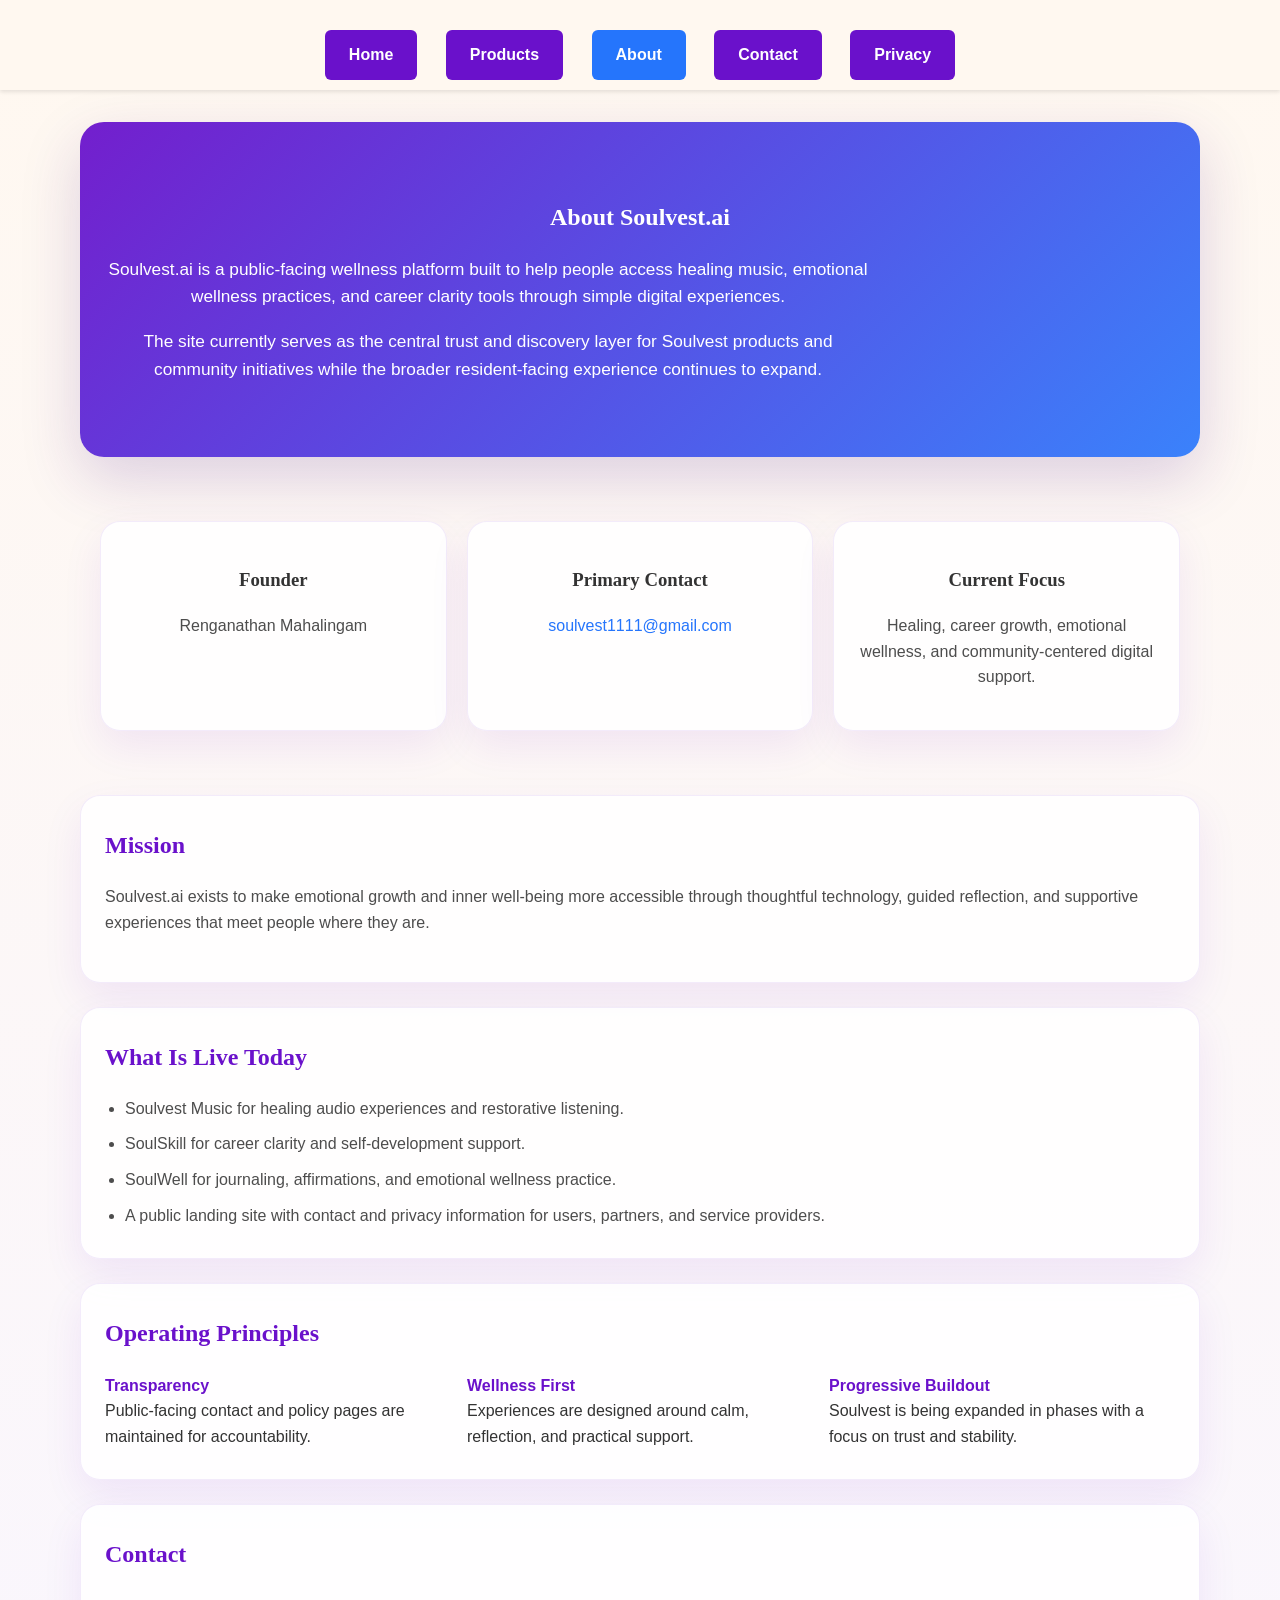
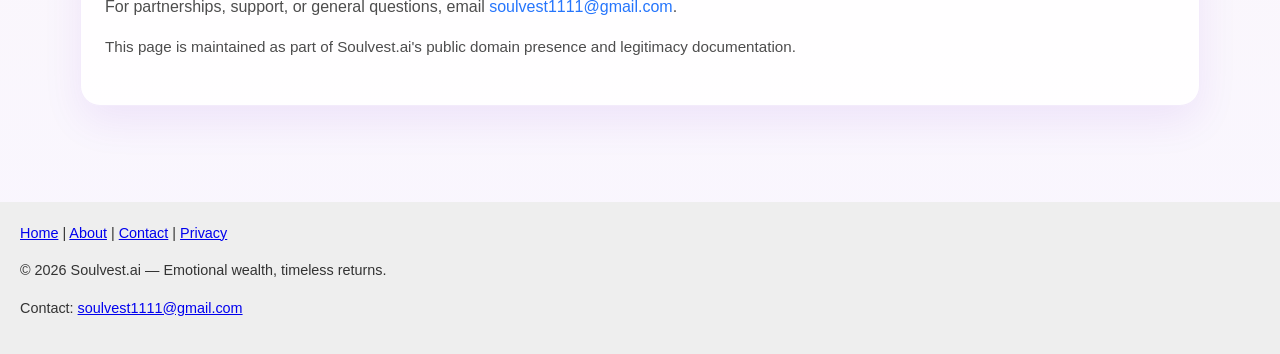
<file: about.html>
<!DOCTYPE html>
<html lang="en">
<head>
  <meta charset="UTF-8" />
  <meta name="viewport" content="width=device-width, initial-scale=1.0" />
  <title>About Soulvest.ai</title>
  <meta name="description" content="Learn about Soulvest.ai, its founder, mission, and the public-facing wellness platform behind its healing, career, and emotional wellness experiences." />
  <link rel="canonical" href="https://soulvest.ai/about.html" />
  <link rel="icon" type="image/png" sizes="192x192" href="assets/icon-192.png" />
  <link rel="stylesheet" href="style.css" />
  <script type="application/ld+json">
    {
      "@context": "https://schema.org",
      "@type": "AboutPage",
      "name": "About Soulvest.ai",
      "url": "https://soulvest.ai/about.html",
      "description": "Background and mission for Soulvest.ai.",
      "mainEntity": {
        "@type": "Organization",
        "name": "Soulvest.ai",
        "url": "https://soulvest.ai/",
        "email": "mailto:soulvest1111@gmail.com",
        "founder": {
          "@type": "Person",
          "name": "Renganathan Mahalingam"
        }
      }
    }
  </script>
</head>
<body class="subpage">
  <header>
    <nav>
      <a href="index.html" class="cta-button" style="background:#6A11CB;color:#fff;">Home</a>
      <a href="index.html#products" class="cta-button" style="background:#6A11CB;color:#fff;">Products</a>
      <a href="about.html" class="cta-button" style="background:#2575fc;color:#fff;">About</a>
      <a href="contact.html" class="cta-button" style="background:#6A11CB;color:#fff;">Contact</a>
      <a href="privacy.html" class="cta-button" style="background:#6A11CB;color:#fff;">Privacy</a>
    </nav>
  </header>

  <main class="page-shell">
    <section class="page-hero">
      <h1>About Soulvest.ai</h1>
      <p>Soulvest.ai is a public-facing wellness platform built to help people access healing music, emotional wellness practices, and career clarity tools through simple digital experiences.</p>
      <p>The site currently serves as the central trust and discovery layer for Soulvest products and community initiatives while the broader resident-facing experience continues to expand.</p>
    </section>

    <section class="page-grid" aria-label="Company overview">
      <article class="page-card">
        <h3>Founder</h3>
        <p>Renganathan Mahalingam</p>
      </article>
      <article class="page-card">
        <h3>Primary Contact</h3>
        <p><a class="inline-link" href="mailto:soulvest1111@gmail.com">soulvest1111@gmail.com</a></p>
      </article>
      <article class="page-card">
        <h3>Current Focus</h3>
        <p>Healing, career growth, emotional wellness, and community-centered digital support.</p>
      </article>
    </section>

    <section class="page-section">
      <h2>Mission</h2>
      <p>Soulvest.ai exists to make emotional growth and inner well-being more accessible through thoughtful technology, guided reflection, and supportive experiences that meet people where they are.</p>
    </section>

    <section class="page-section">
      <h2>What Is Live Today</h2>
      <ul>
        <li>Soulvest Music for healing audio experiences and restorative listening.</li>
        <li>SoulSkill for career clarity and self-development support.</li>
        <li>SoulWell for journaling, affirmations, and emotional wellness practice.</li>
        <li>A public landing site with contact and privacy information for users, partners, and service providers.</li>
      </ul>
    </section>

    <section class="page-section">
      <h2>Operating Principles</h2>
      <div class="meta-list">
        <div>
          <strong>Transparency</strong>
          Public-facing contact and policy pages are maintained for accountability.
        </div>
        <div>
          <strong>Wellness First</strong>
          Experiences are designed around calm, reflection, and practical support.
        </div>
        <div>
          <strong>Progressive Buildout</strong>
          Soulvest is being expanded in phases with a focus on trust and stability.
        </div>
      </div>
    </section>

    <section class="page-section">
      <h2>Contact</h2>
      <p>For partnerships, support, or general questions, email <a class="inline-link" href="mailto:soulvest1111@gmail.com">soulvest1111@gmail.com</a>.</p>
      <p class="site-note">This page is maintained as part of Soulvest.ai's public domain presence and legitimacy documentation.</p>
    </section>
  </main>

  <footer id="footer">
    <div style="margin-bottom:12px;">
      <a href="index.html">Home</a> |
      <a href="about.html">About</a> |
      <a href="contact.html">Contact</a> |
      <a href="privacy.html">Privacy</a>
    </div>
    <p>© 2026 Soulvest.ai — Emotional wealth, timeless returns.</p>
    <p>Contact: <a href="mailto:soulvest1111@gmail.com">soulvest1111@gmail.com</a></p>
  </footer>
</body>
</html>
</file>
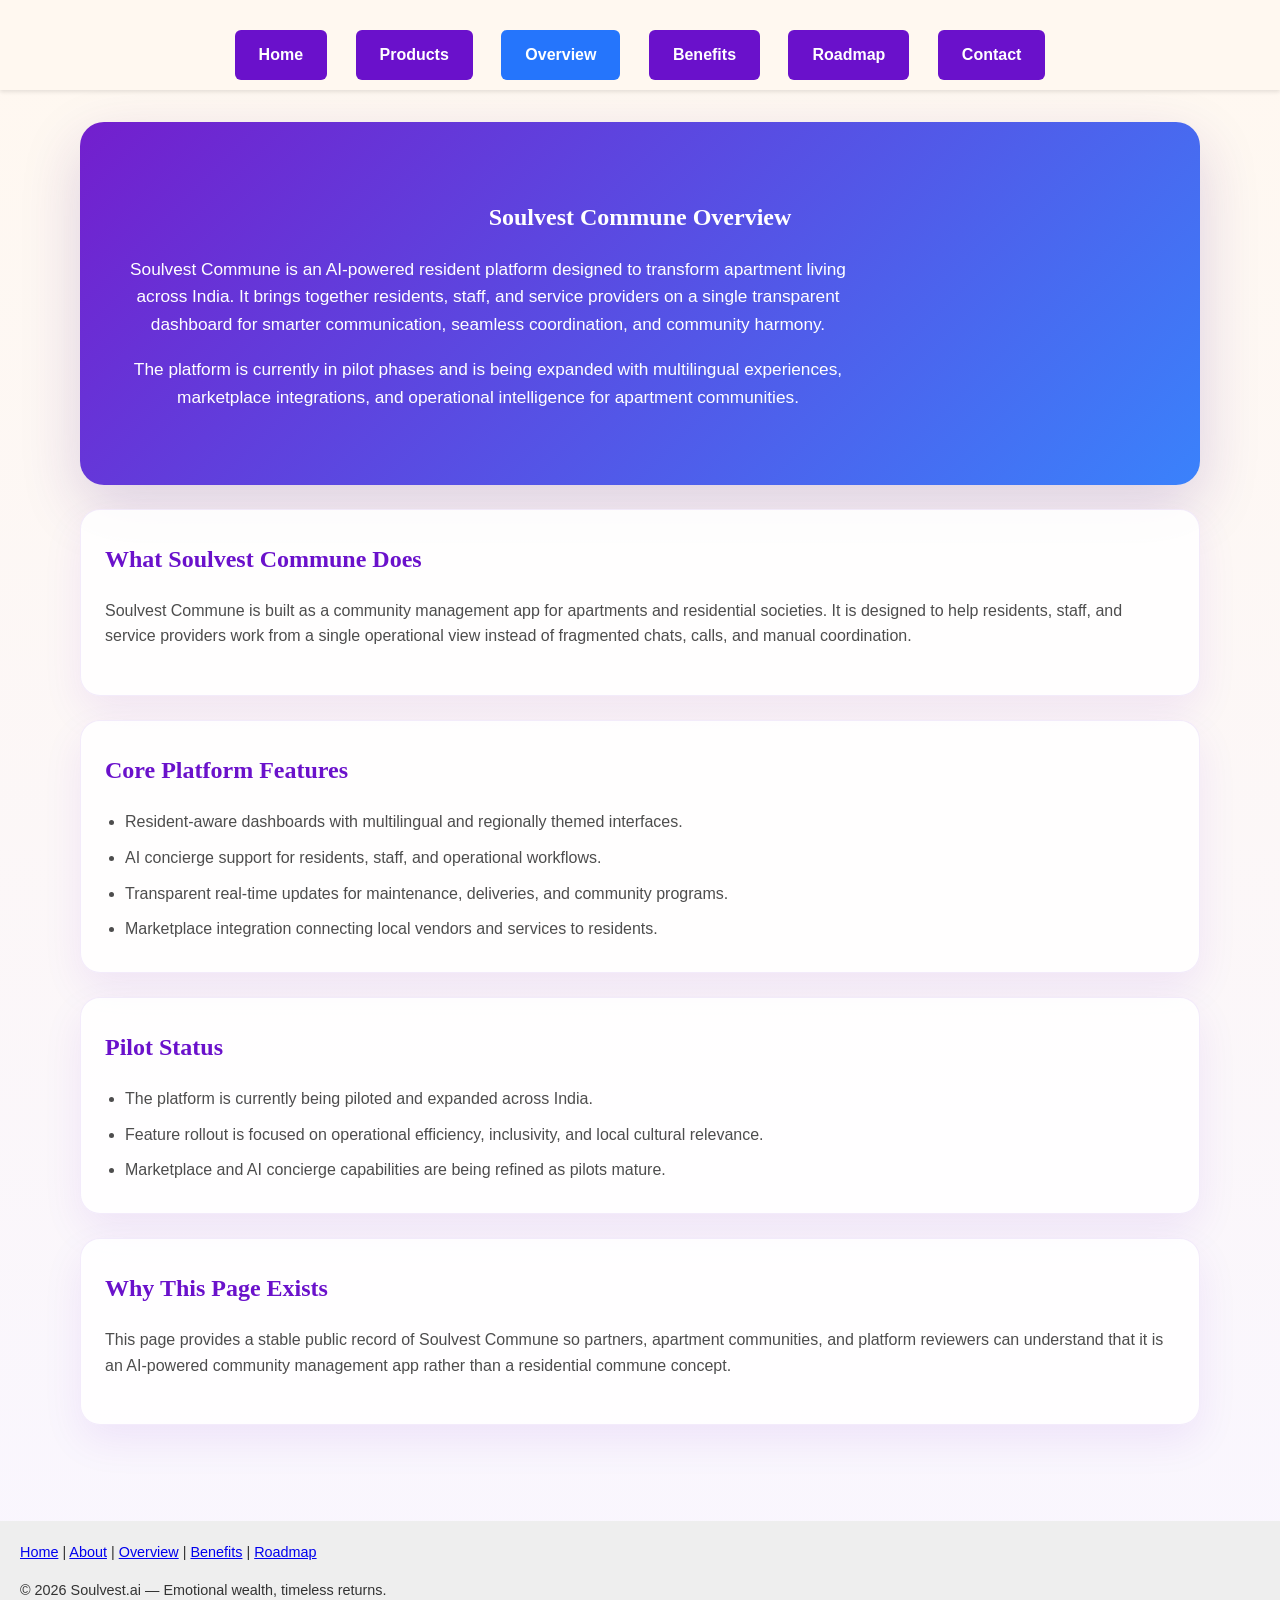
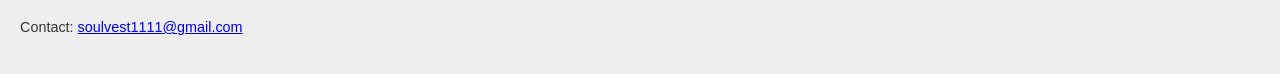
<file: commune-overview.html>
<!DOCTYPE html>
<html lang="en">
<head>
  <meta charset="UTF-8" />
  <meta name="viewport" content="width=device-width, initial-scale=1.0" />
  <title>Soulvest Commune Overview</title>
  <meta name="description" content="Public overview of Soulvest Commune, an AI-powered resident platform for apartment communities across India." />
  <link rel="canonical" href="https://soulvest.ai/commune-overview.html" />
  <link rel="icon" type="image/png" sizes="192x192" href="assets/icon-192.png" />
  <link rel="stylesheet" href="style.css" />
  <script type="application/ld+json">
    {
      "@context": "https://schema.org",
      "@type": "WebPage",
      "name": "Soulvest Commune Overview",
      "url": "https://soulvest.ai/commune-overview.html",
      "description": "Overview of Soulvest Commune, an AI-powered resident platform and its phased rollout."
    }
  </script>
</head>
<body class="subpage">
  <header>
    <nav>
      <a href="index.html" class="cta-button" style="background:#6A11CB;color:#fff;">Home</a>
      <a href="index.html#products" class="cta-button" style="background:#6A11CB;color:#fff;">Products</a>
      <a href="commune-overview.html" class="cta-button" style="background:#2575fc;color:#fff;">Overview</a>
      <a href="resident-benefits.html" class="cta-button" style="background:#6A11CB;color:#fff;">Benefits</a>
      <a href="roadmap.html" class="cta-button" style="background:#6A11CB;color:#fff;">Roadmap</a>
      <a href="contact.html" class="cta-button" style="background:#6A11CB;color:#fff;">Contact</a>
    </nav>
  </header>

  <main class="page-shell">
    <section class="page-hero">
      <h1>Soulvest Commune Overview</h1>
      <p>Soulvest Commune is an AI-powered resident platform designed to transform apartment living across India. It brings together residents, staff, and service providers on a single transparent dashboard for smarter communication, seamless coordination, and community harmony.</p>
      <p>The platform is currently in pilot phases and is being expanded with multilingual experiences, marketplace integrations, and operational intelligence for apartment communities.</p>
    </section>

    <section class="page-section">
      <h2>What Soulvest Commune Does</h2>
      <p>Soulvest Commune is built as a community management app for apartments and residential societies. It is designed to help residents, staff, and service providers work from a single operational view instead of fragmented chats, calls, and manual coordination.</p>
    </section>

    <section class="page-section">
      <h2>Core Platform Features</h2>
      <ul>
        <li>Resident-aware dashboards with multilingual and regionally themed interfaces.</li>
        <li>AI concierge support for residents, staff, and operational workflows.</li>
        <li>Transparent real-time updates for maintenance, deliveries, and community programs.</li>
        <li>Marketplace integration connecting local vendors and services to residents.</li>
      </ul>
    </section>

    <section class="page-section">
      <h2>Pilot Status</h2>
      <ul>
        <li>The platform is currently being piloted and expanded across India.</li>
        <li>Feature rollout is focused on operational efficiency, inclusivity, and local cultural relevance.</li>
        <li>Marketplace and AI concierge capabilities are being refined as pilots mature.</li>
      </ul>
    </section>

    <section class="page-section">
      <h2>Why This Page Exists</h2>
      <p>This page provides a stable public record of Soulvest Commune so partners, apartment communities, and platform reviewers can understand that it is an AI-powered community management app rather than a residential commune concept.</p>
    </section>
  </main>

  <footer id="footer">
    <div style="margin-bottom:12px;">
      <a href="index.html">Home</a> |
      <a href="about.html">About</a> |
      <a href="commune-overview.html">Overview</a> |
      <a href="resident-benefits.html">Benefits</a> |
      <a href="roadmap.html">Roadmap</a>
    </div>
    <p>© 2026 Soulvest.ai — Emotional wealth, timeless returns.</p>
    <p>Contact: <a href="mailto:soulvest1111@gmail.com">soulvest1111@gmail.com</a></p>
  </footer>
</body>
</html>
</file>
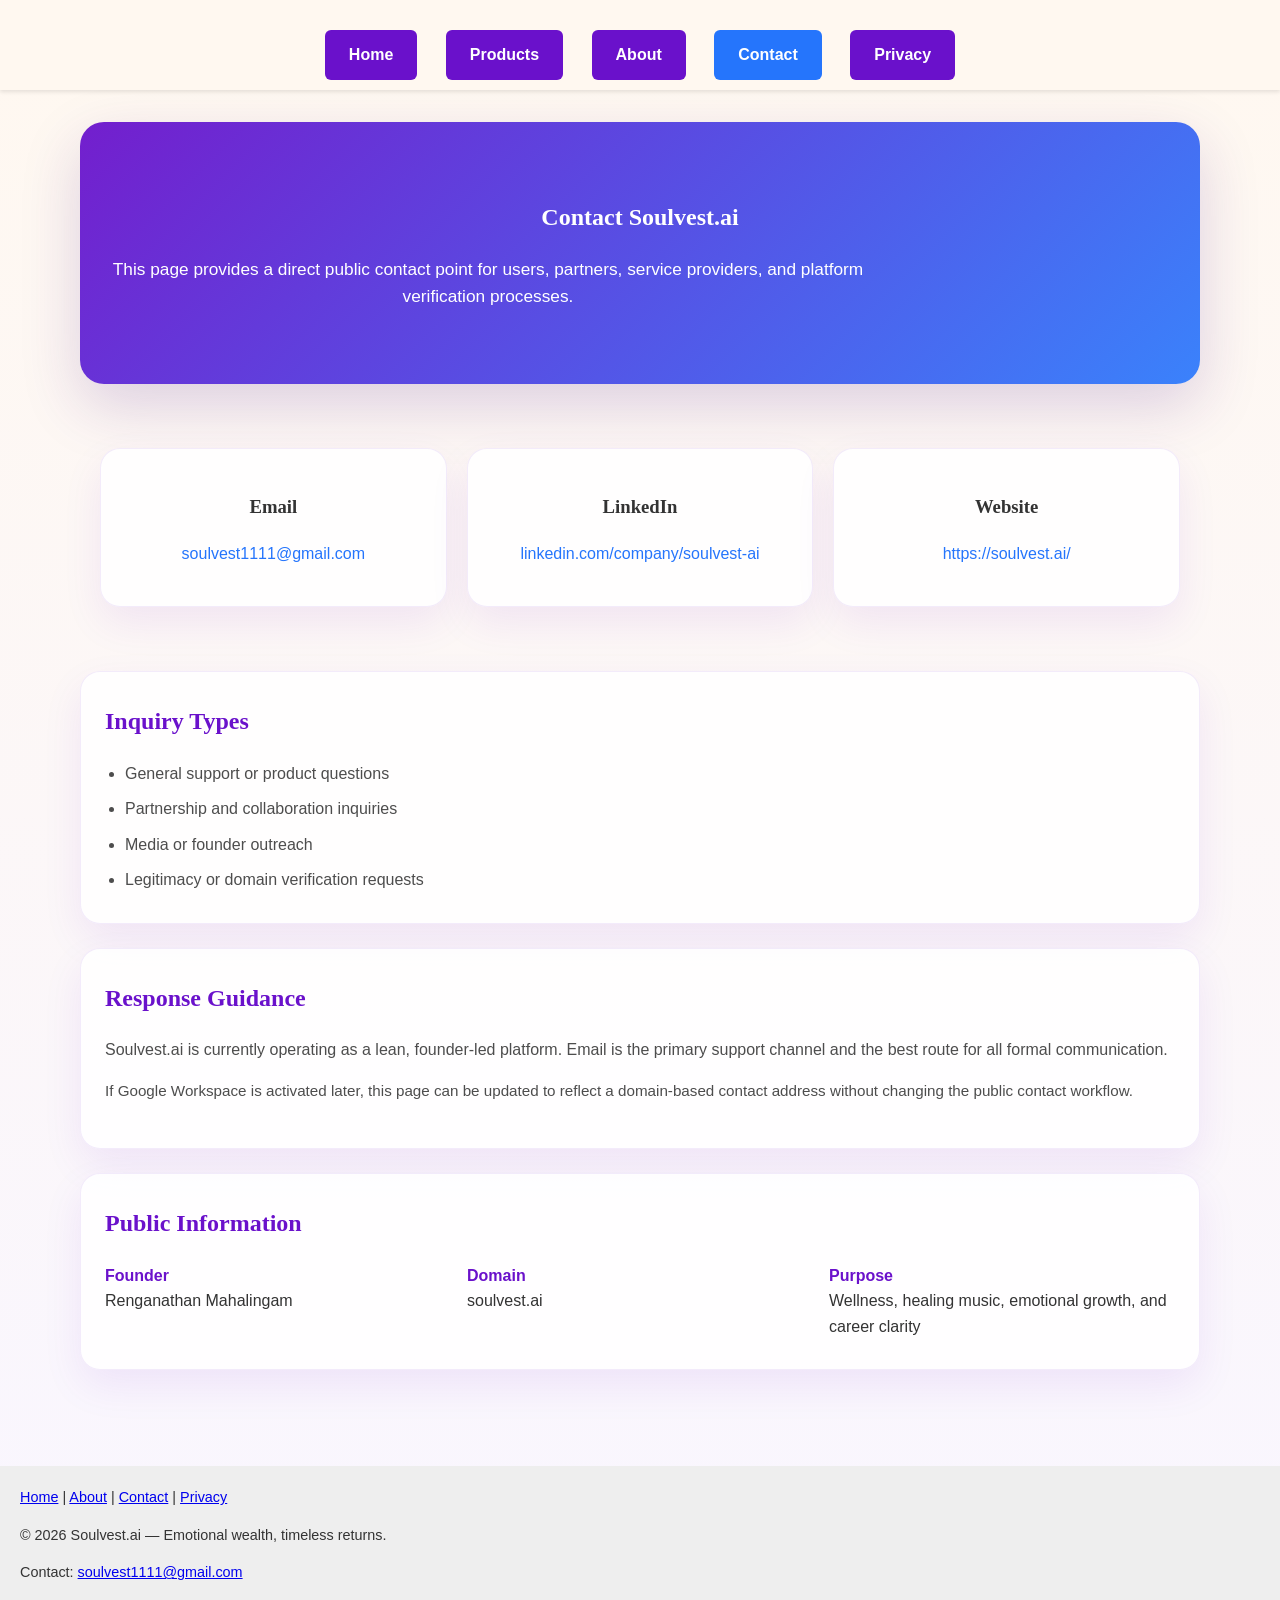
<file: contact.html>
<!DOCTYPE html>
<html lang="en">
<head>
  <meta charset="UTF-8" />
  <meta name="viewport" content="width=device-width, initial-scale=1.0" />
  <title>Contact Soulvest.ai</title>
  <meta name="description" content="Contact Soulvest.ai for partnerships, support, or general questions about its wellness, healing music, and career clarity experiences." />
  <link rel="canonical" href="https://soulvest.ai/contact.html" />
  <link rel="icon" type="image/png" sizes="192x192" href="assets/icon-192.png" />
  <link rel="stylesheet" href="style.css" />
  <script type="application/ld+json">
    {
      "@context": "https://schema.org",
      "@type": "ContactPage",
      "name": "Contact Soulvest.ai",
      "url": "https://soulvest.ai/contact.html",
      "mainEntity": {
        "@type": "Organization",
        "name": "Soulvest.ai",
        "email": "mailto:soulvest1111@gmail.com",
        "contactPoint": {
          "@type": "ContactPoint",
          "contactType": "customer support",
          "email": "soulvest1111@gmail.com",
          "availableLanguage": "English"
        }
      }
    }
  </script>
</head>
<body class="subpage">
  <header>
    <nav>
      <a href="index.html" class="cta-button" style="background:#6A11CB;color:#fff;">Home</a>
      <a href="index.html#products" class="cta-button" style="background:#6A11CB;color:#fff;">Products</a>
      <a href="about.html" class="cta-button" style="background:#6A11CB;color:#fff;">About</a>
      <a href="contact.html" class="cta-button" style="background:#2575fc;color:#fff;">Contact</a>
      <a href="privacy.html" class="cta-button" style="background:#6A11CB;color:#fff;">Privacy</a>
    </nav>
  </header>

  <main class="page-shell">
    <section class="page-hero">
      <h1>Contact Soulvest.ai</h1>
      <p>This page provides a direct public contact point for users, partners, service providers, and platform verification processes.</p>
    </section>

    <section class="page-grid" aria-label="Contact methods">
      <article class="page-card">
        <h3>Email</h3>
        <p><a class="inline-link" href="mailto:soulvest1111@gmail.com">soulvest1111@gmail.com</a></p>
      </article>
      <article class="page-card">
        <h3>LinkedIn</h3>
        <p><a class="inline-link" href="https://www.linkedin.com/company/soulvest-ai" target="_blank" rel="noopener noreferrer">linkedin.com/company/soulvest-ai</a></p>
      </article>
      <article class="page-card">
        <h3>Website</h3>
        <p><a class="inline-link" href="https://soulvest.ai/">https://soulvest.ai/</a></p>
      </article>
    </section>

    <section class="page-section">
      <h2>Inquiry Types</h2>
      <ul>
        <li>General support or product questions</li>
        <li>Partnership and collaboration inquiries</li>
        <li>Media or founder outreach</li>
        <li>Legitimacy or domain verification requests</li>
      </ul>
    </section>

    <section class="page-section">
      <h2>Response Guidance</h2>
      <p>Soulvest.ai is currently operating as a lean, founder-led platform. Email is the primary support channel and the best route for all formal communication.</p>
      <p class="site-note">If Google Workspace is activated later, this page can be updated to reflect a domain-based contact address without changing the public contact workflow.</p>
    </section>

    <section class="page-section">
      <h2>Public Information</h2>
      <div class="meta-list">
        <div>
          <strong>Founder</strong>
          Renganathan Mahalingam
        </div>
        <div>
          <strong>Domain</strong>
          soulvest.ai
        </div>
        <div>
          <strong>Purpose</strong>
          Wellness, healing music, emotional growth, and career clarity
        </div>
      </div>
    </section>
  </main>

  <footer id="footer">
    <div style="margin-bottom:12px;">
      <a href="index.html">Home</a> |
      <a href="about.html">About</a> |
      <a href="contact.html">Contact</a> |
      <a href="privacy.html">Privacy</a>
    </div>
    <p>© 2026 Soulvest.ai — Emotional wealth, timeless returns.</p>
    <p>Contact: <a href="mailto:soulvest1111@gmail.com">soulvest1111@gmail.com</a></p>
  </footer>
</body>
</html>
</file>
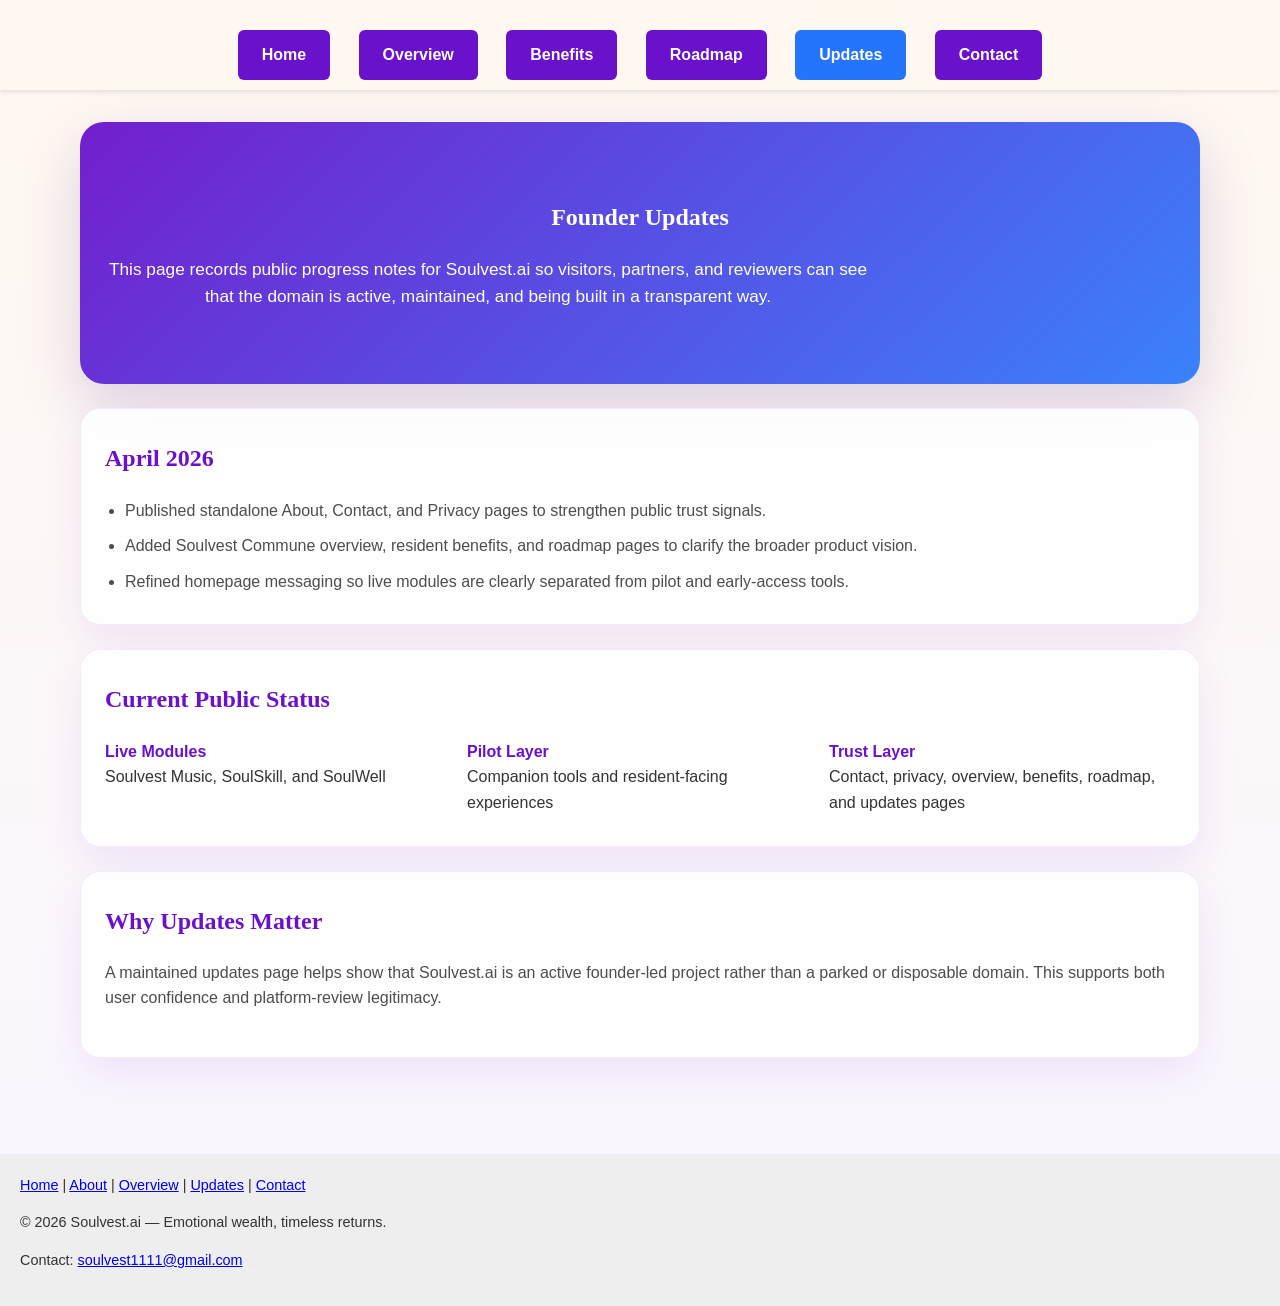
<file: founder-updates.html>
<!DOCTYPE html>
<html lang="en">
<head>
  <meta charset="UTF-8" />
  <meta name="viewport" content="width=device-width, initial-scale=1.0" />
  <title>Founder Updates | Soulvest.ai</title>
  <meta name="description" content="Public founder updates for Soulvest.ai covering trust milestones, site changes, and live-versus-pilot rollout progress." />
  <link rel="canonical" href="https://soulvest.ai/founder-updates.html" />
  <link rel="icon" type="image/png" sizes="192x192" href="assets/icon-192.png" />
  <link rel="stylesheet" href="style.css" />
</head>
<body class="subpage">
  <header>
    <nav>
      <a href="index.html" class="cta-button" style="background:#6A11CB;color:#fff;">Home</a>
      <a href="commune-overview.html" class="cta-button" style="background:#6A11CB;color:#fff;">Overview</a>
      <a href="resident-benefits.html" class="cta-button" style="background:#6A11CB;color:#fff;">Benefits</a>
      <a href="roadmap.html" class="cta-button" style="background:#6A11CB;color:#fff;">Roadmap</a>
      <a href="founder-updates.html" class="cta-button" style="background:#2575fc;color:#fff;">Updates</a>
      <a href="contact.html" class="cta-button" style="background:#6A11CB;color:#fff;">Contact</a>
    </nav>
  </header>

  <main class="page-shell">
    <section class="page-hero">
      <h1>Founder Updates</h1>
      <p>This page records public progress notes for Soulvest.ai so visitors, partners, and reviewers can see that the domain is active, maintained, and being built in a transparent way.</p>
    </section>

    <section class="page-section">
      <h2>April 2026</h2>
      <ul>
        <li>Published standalone About, Contact, and Privacy pages to strengthen public trust signals.</li>
        <li>Added Soulvest Commune overview, resident benefits, and roadmap pages to clarify the broader product vision.</li>
        <li>Refined homepage messaging so live modules are clearly separated from pilot and early-access tools.</li>
      </ul>
    </section>

    <section class="page-section">
      <h2>Current Public Status</h2>
      <div class="meta-list">
        <div>
          <strong>Live Modules</strong>
          Soulvest Music, SoulSkill, and SoulWell
        </div>
        <div>
          <strong>Pilot Layer</strong>
          Companion tools and resident-facing experiences
        </div>
        <div>
          <strong>Trust Layer</strong>
          Contact, privacy, overview, benefits, roadmap, and updates pages
        </div>
      </div>
    </section>

    <section class="page-section">
      <h2>Why Updates Matter</h2>
      <p>A maintained updates page helps show that Soulvest.ai is an active founder-led project rather than a parked or disposable domain. This supports both user confidence and platform-review legitimacy.</p>
    </section>
  </main>

  <footer id="footer">
    <div style="margin-bottom:12px;">
      <a href="index.html">Home</a> |
      <a href="about.html">About</a> |
      <a href="commune-overview.html">Overview</a> |
      <a href="founder-updates.html">Updates</a> |
      <a href="contact.html">Contact</a>
    </div>
    <p>© 2026 Soulvest.ai — Emotional wealth, timeless returns.</p>
    <p>Contact: <a href="mailto:soulvest1111@gmail.com">soulvest1111@gmail.com</a></p>
  </footer>
</body>
</html>
</file>
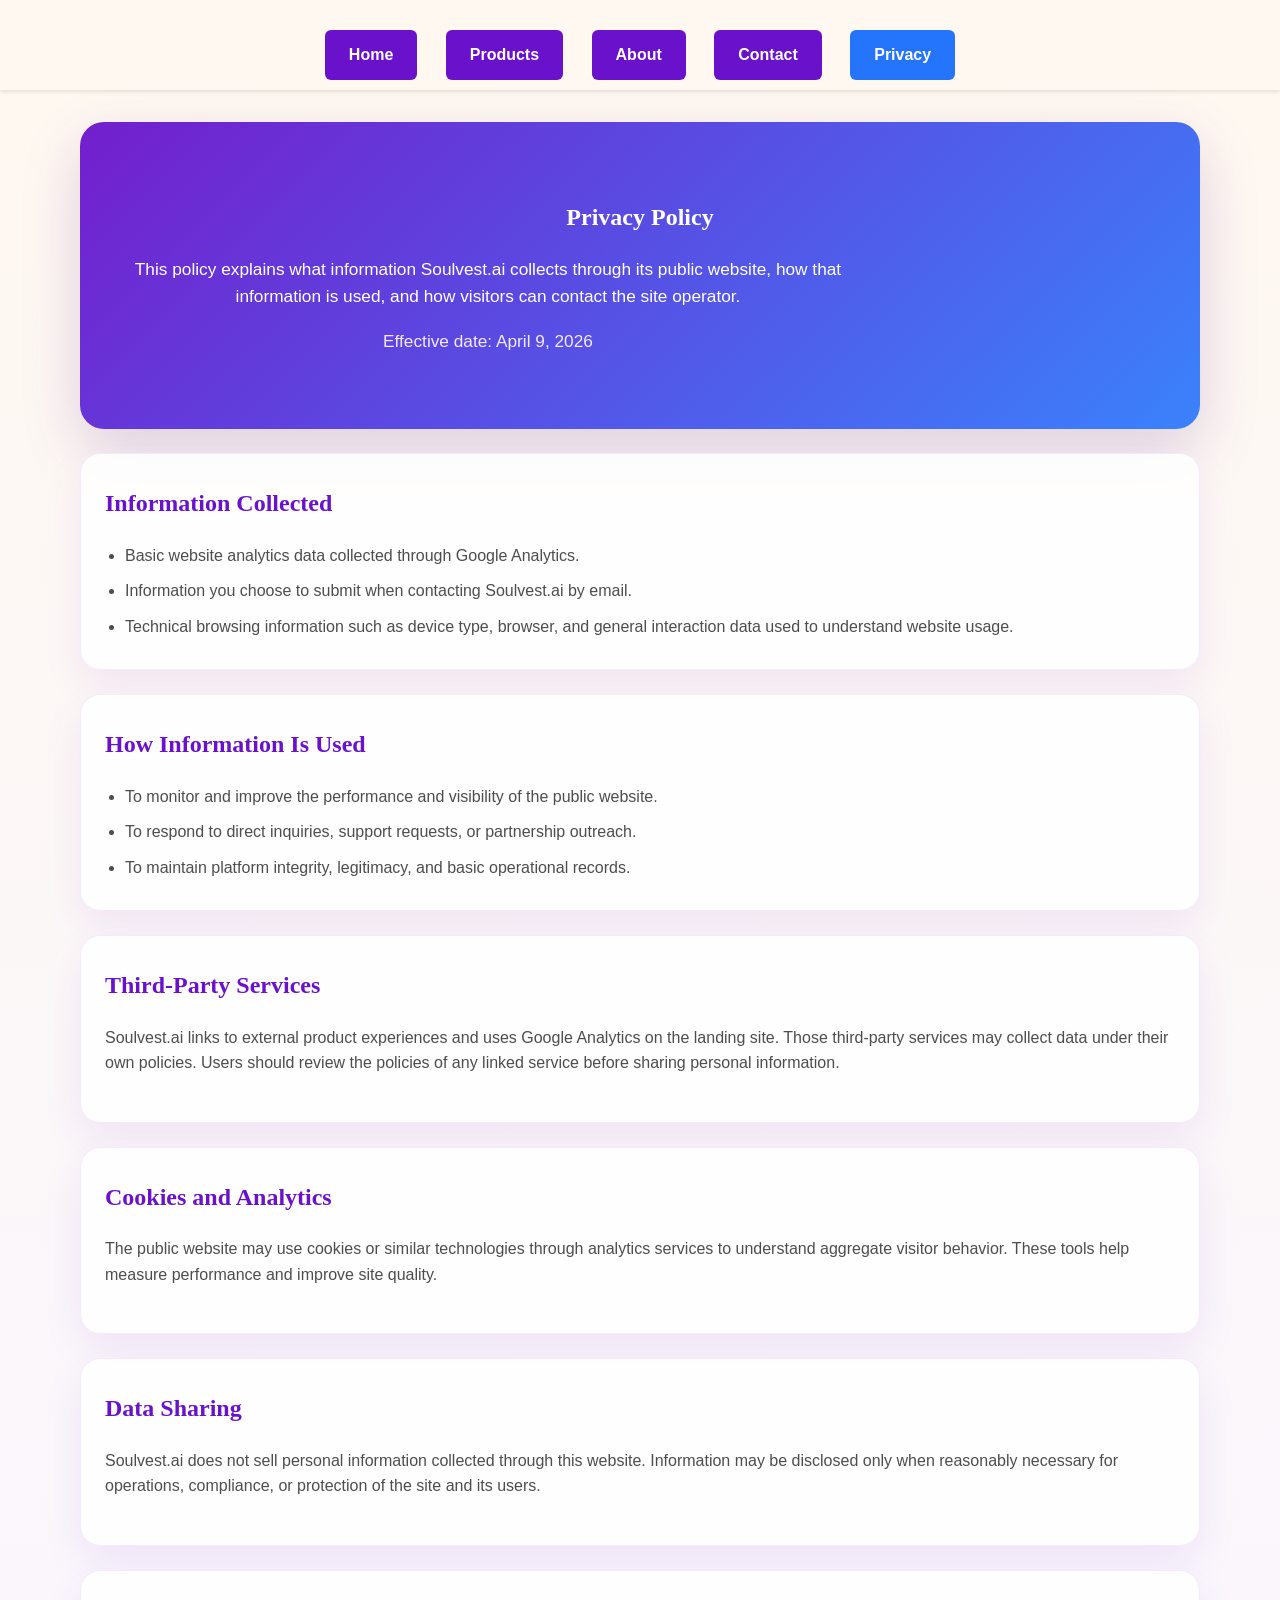
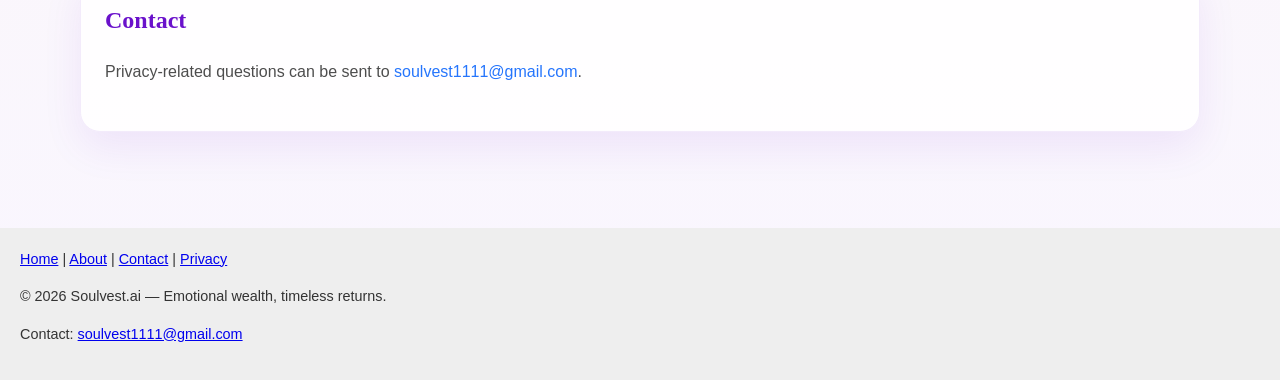
<file: privacy.html>
<!DOCTYPE html>
<html lang="en">
<head>
  <meta charset="UTF-8" />
  <meta name="viewport" content="width=device-width, initial-scale=1.0" />
  <title>Privacy Policy | Soulvest.ai</title>
  <meta name="description" content="Read the Soulvest.ai privacy policy covering website analytics, linked services, and contact information handling." />
  <link rel="canonical" href="https://soulvest.ai/privacy.html" />
  <link rel="icon" type="image/png" sizes="192x192" href="assets/icon-192.png" />
  <link rel="stylesheet" href="style.css" />
</head>
<body class="subpage">
  <header>
    <nav>
      <a href="index.html" class="cta-button" style="background:#6A11CB;color:#fff;">Home</a>
      <a href="index.html#products" class="cta-button" style="background:#6A11CB;color:#fff;">Products</a>
      <a href="about.html" class="cta-button" style="background:#6A11CB;color:#fff;">About</a>
      <a href="contact.html" class="cta-button" style="background:#6A11CB;color:#fff;">Contact</a>
      <a href="privacy.html" class="cta-button" style="background:#2575fc;color:#fff;">Privacy</a>
    </nav>
  </header>

  <main class="page-shell">
    <section class="page-hero">
      <h1>Privacy Policy</h1>
      <p>This policy explains what information Soulvest.ai collects through its public website, how that information is used, and how visitors can contact the site operator.</p>
      <p class="site-note" style="color:#f3e9ff;">Effective date: April 9, 2026</p>
    </section>

    <section class="page-section">
      <h2>Information Collected</h2>
      <ul>
        <li>Basic website analytics data collected through Google Analytics.</li>
        <li>Information you choose to submit when contacting Soulvest.ai by email.</li>
        <li>Technical browsing information such as device type, browser, and general interaction data used to understand website usage.</li>
      </ul>
    </section>

    <section class="page-section">
      <h2>How Information Is Used</h2>
      <ul>
        <li>To monitor and improve the performance and visibility of the public website.</li>
        <li>To respond to direct inquiries, support requests, or partnership outreach.</li>
        <li>To maintain platform integrity, legitimacy, and basic operational records.</li>
      </ul>
    </section>

    <section class="page-section">
      <h2>Third-Party Services</h2>
      <p>Soulvest.ai links to external product experiences and uses Google Analytics on the landing site. Those third-party services may collect data under their own policies. Users should review the policies of any linked service before sharing personal information.</p>
    </section>

    <section class="page-section">
      <h2>Cookies and Analytics</h2>
      <p>The public website may use cookies or similar technologies through analytics services to understand aggregate visitor behavior. These tools help measure performance and improve site quality.</p>
    </section>

    <section class="page-section">
      <h2>Data Sharing</h2>
      <p>Soulvest.ai does not sell personal information collected through this website. Information may be disclosed only when reasonably necessary for operations, compliance, or protection of the site and its users.</p>
    </section>

    <section class="page-section">
      <h2>Contact</h2>
      <p>Privacy-related questions can be sent to <a class="inline-link" href="mailto:soulvest1111@gmail.com">soulvest1111@gmail.com</a>.</p>
    </section>
  </main>

  <footer id="footer">
    <div style="margin-bottom:12px;">
      <a href="index.html">Home</a> |
      <a href="about.html">About</a> |
      <a href="contact.html">Contact</a> |
      <a href="privacy.html">Privacy</a>
    </div>
    <p>© 2026 Soulvest.ai — Emotional wealth, timeless returns.</p>
    <p>Contact: <a href="mailto:soulvest1111@gmail.com">soulvest1111@gmail.com</a></p>
  </footer>
</body>
</html>
</file>
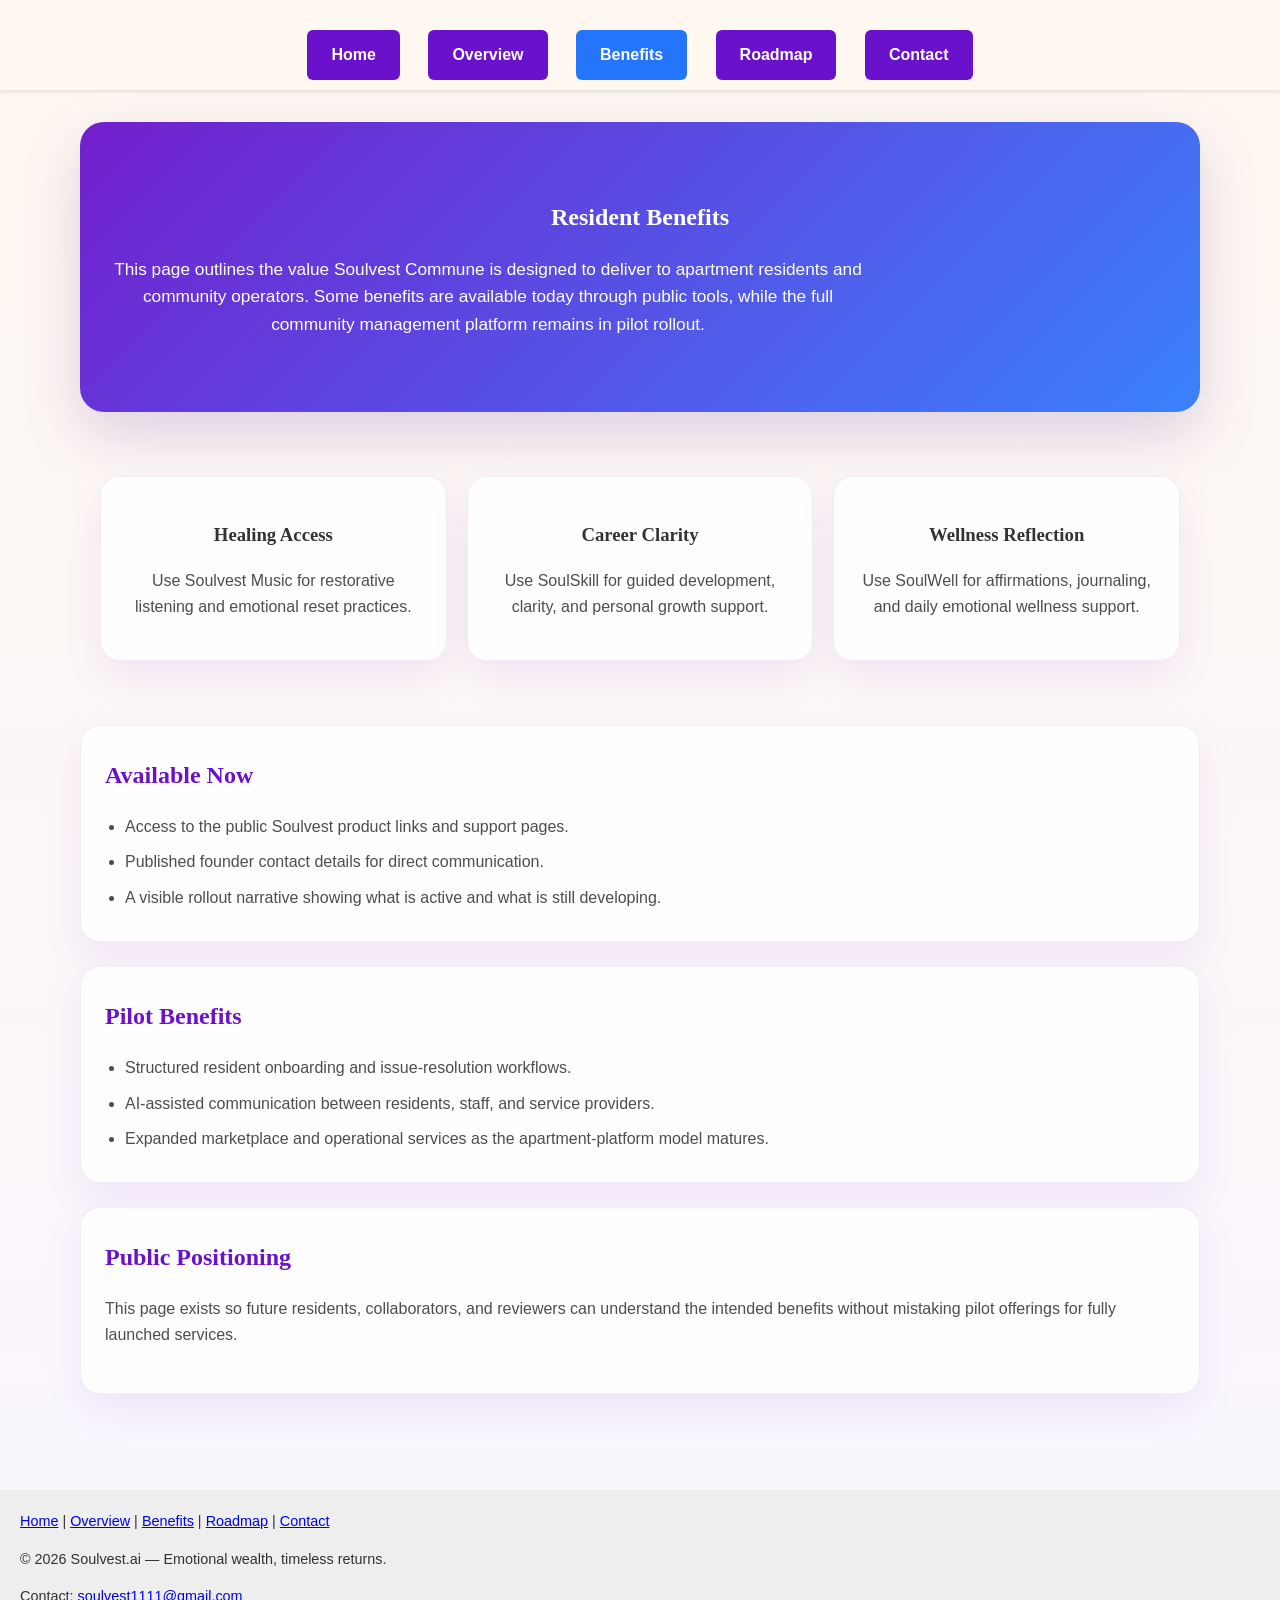
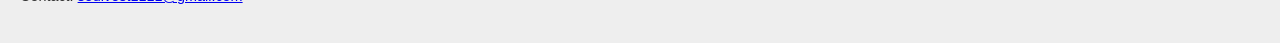
<file: resident-benefits.html>
<!DOCTYPE html>
<html lang="en">
<head>
  <meta charset="UTF-8" />
  <meta name="viewport" content="width=device-width, initial-scale=1.0" />
  <title>Resident Benefits | Soulvest.ai</title>
  <meta name="description" content="Resident benefits overview for Soulvest.ai, including what is already accessible and which community benefits remain in pilot." />
  <link rel="canonical" href="https://soulvest.ai/resident-benefits.html" />
  <link rel="icon" type="image/png" sizes="192x192" href="assets/icon-192.png" />
  <link rel="stylesheet" href="style.css" />
</head>
<body class="subpage">
  <header>
    <nav>
      <a href="index.html" class="cta-button" style="background:#6A11CB;color:#fff;">Home</a>
      <a href="commune-overview.html" class="cta-button" style="background:#6A11CB;color:#fff;">Overview</a>
      <a href="resident-benefits.html" class="cta-button" style="background:#2575fc;color:#fff;">Benefits</a>
      <a href="roadmap.html" class="cta-button" style="background:#6A11CB;color:#fff;">Roadmap</a>
      <a href="contact.html" class="cta-button" style="background:#6A11CB;color:#fff;">Contact</a>
    </nav>
  </header>

  <main class="page-shell">
    <section class="page-hero">
      <h1>Resident Benefits</h1>
      <p>This page outlines the value Soulvest Commune is designed to deliver to apartment residents and community operators. Some benefits are available today through public tools, while the full community management platform remains in pilot rollout.</p>
    </section>

    <section class="page-grid" aria-label="Benefit categories">
      <article class="page-card">
        <h3>Healing Access</h3>
        <p>Use Soulvest Music for restorative listening and emotional reset practices.</p>
      </article>
      <article class="page-card">
        <h3>Career Clarity</h3>
        <p>Use SoulSkill for guided development, clarity, and personal growth support.</p>
      </article>
      <article class="page-card">
        <h3>Wellness Reflection</h3>
        <p>Use SoulWell for affirmations, journaling, and daily emotional wellness support.</p>
      </article>
    </section>

    <section class="page-section">
      <h2>Available Now</h2>
      <ul>
        <li>Access to the public Soulvest product links and support pages.</li>
        <li>Published founder contact details for direct communication.</li>
        <li>A visible rollout narrative showing what is active and what is still developing.</li>
      </ul>
    </section>

    <section class="page-section">
      <h2>Pilot Benefits</h2>
      <ul>
        <li>Structured resident onboarding and issue-resolution workflows.</li>
        <li>AI-assisted communication between residents, staff, and service providers.</li>
        <li>Expanded marketplace and operational services as the apartment-platform model matures.</li>
      </ul>
    </section>

    <section class="page-section">
      <h2>Public Positioning</h2>
      <p>This page exists so future residents, collaborators, and reviewers can understand the intended benefits without mistaking pilot offerings for fully launched services.</p>
    </section>
  </main>

  <footer id="footer">
    <div style="margin-bottom:12px;">
      <a href="index.html">Home</a> |
      <a href="commune-overview.html">Overview</a> |
      <a href="resident-benefits.html">Benefits</a> |
      <a href="roadmap.html">Roadmap</a> |
      <a href="contact.html">Contact</a>
    </div>
    <p>© 2026 Soulvest.ai — Emotional wealth, timeless returns.</p>
    <p>Contact: <a href="mailto:soulvest1111@gmail.com">soulvest1111@gmail.com</a></p>
  </footer>
</body>
</html>
</file>
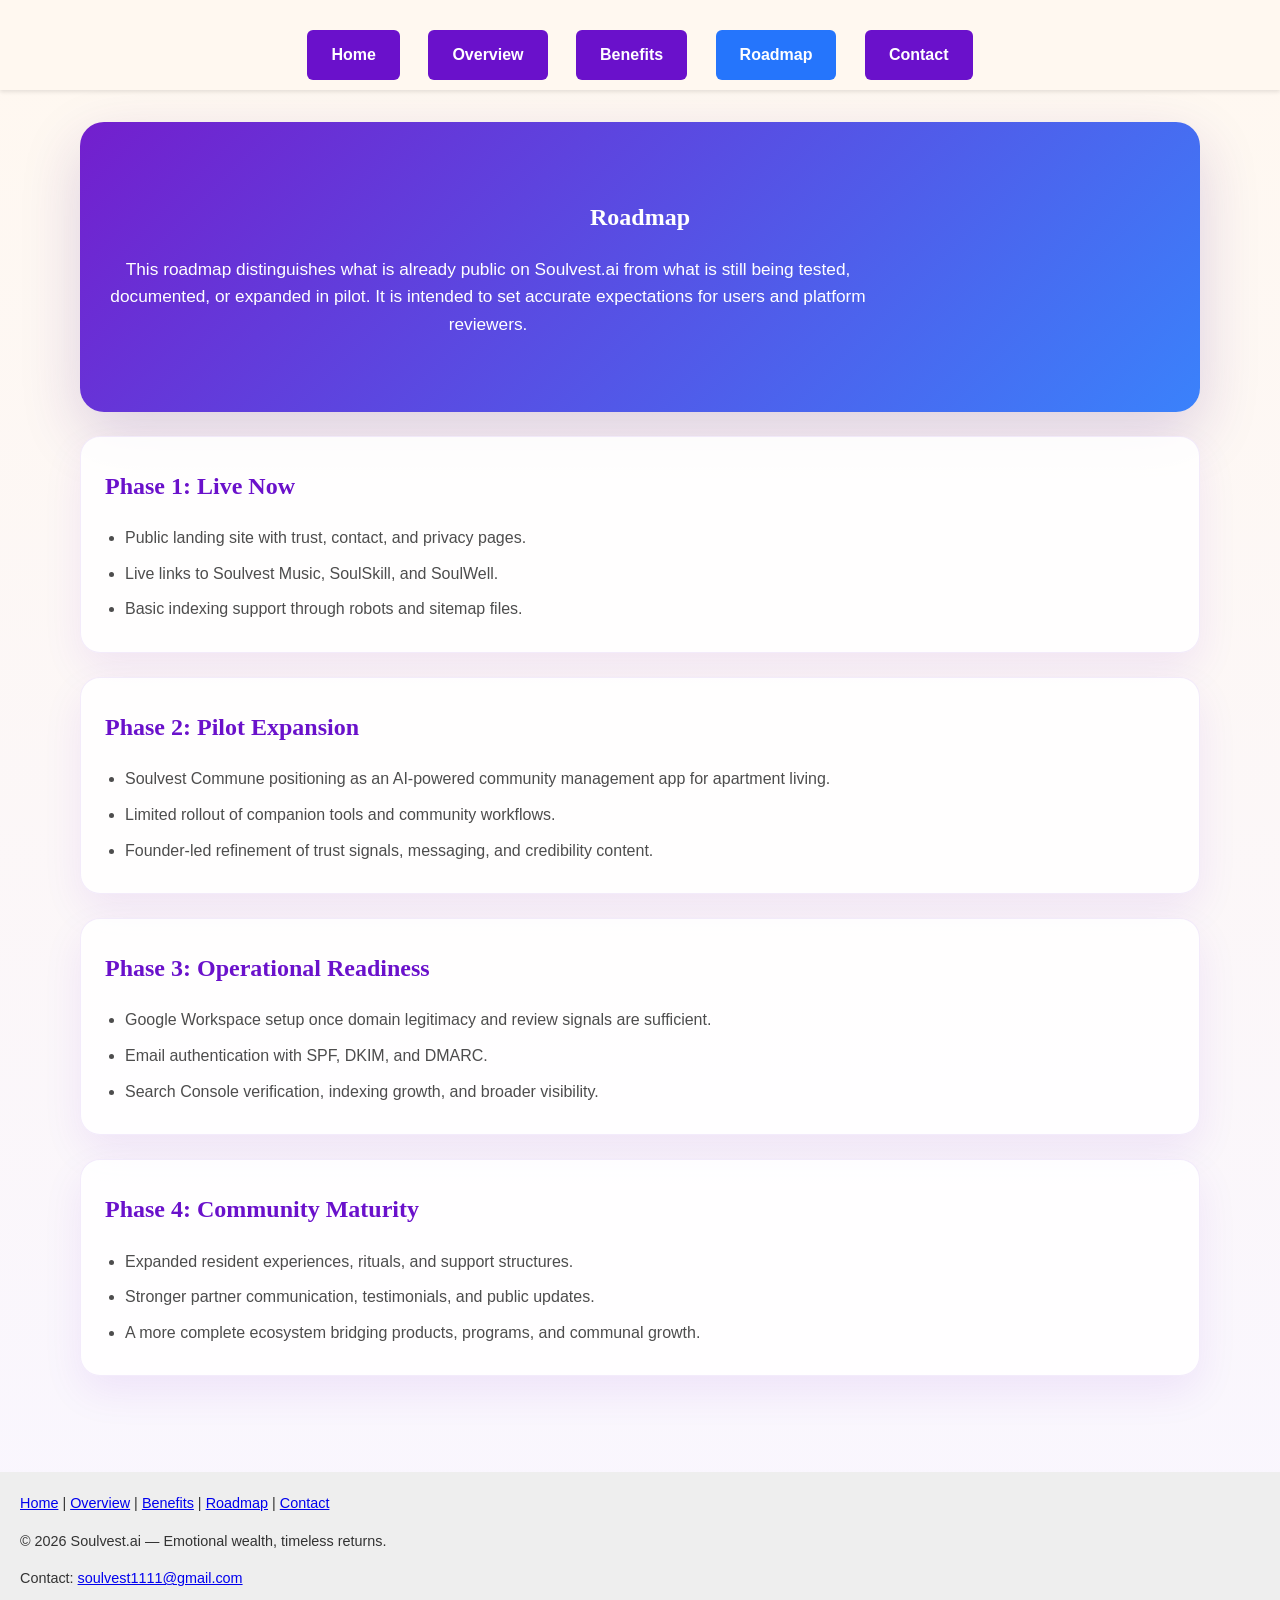
<file: roadmap.html>
<!DOCTYPE html>
<html lang="en">
<head>
  <meta charset="UTF-8" />
  <meta name="viewport" content="width=device-width, initial-scale=1.0" />
  <title>Roadmap | Soulvest.ai</title>
  <meta name="description" content="Soulvest.ai roadmap showing live modules, pilot initiatives, and next-phase credibility and community milestones." />
  <link rel="canonical" href="https://soulvest.ai/roadmap.html" />
  <link rel="icon" type="image/png" sizes="192x192" href="assets/icon-192.png" />
  <link rel="stylesheet" href="style.css" />
</head>
<body class="subpage">
  <header>
    <nav>
      <a href="index.html" class="cta-button" style="background:#6A11CB;color:#fff;">Home</a>
      <a href="commune-overview.html" class="cta-button" style="background:#6A11CB;color:#fff;">Overview</a>
      <a href="resident-benefits.html" class="cta-button" style="background:#6A11CB;color:#fff;">Benefits</a>
      <a href="roadmap.html" class="cta-button" style="background:#2575fc;color:#fff;">Roadmap</a>
      <a href="contact.html" class="cta-button" style="background:#6A11CB;color:#fff;">Contact</a>
    </nav>
  </header>

  <main class="page-shell">
    <section class="page-hero">
      <h1>Roadmap</h1>
      <p>This roadmap distinguishes what is already public on Soulvest.ai from what is still being tested, documented, or expanded in pilot. It is intended to set accurate expectations for users and platform reviewers.</p>
    </section>

    <section class="page-section">
      <h2>Phase 1: Live Now</h2>
      <ul>
        <li>Public landing site with trust, contact, and privacy pages.</li>
        <li>Live links to Soulvest Music, SoulSkill, and SoulWell.</li>
        <li>Basic indexing support through robots and sitemap files.</li>
      </ul>
    </section>

    <section class="page-section">
      <h2>Phase 2: Pilot Expansion</h2>
      <ul>
        <li>Soulvest Commune positioning as an AI-powered community management app for apartment living.</li>
        <li>Limited rollout of companion tools and community workflows.</li>
        <li>Founder-led refinement of trust signals, messaging, and credibility content.</li>
      </ul>
    </section>

    <section class="page-section">
      <h2>Phase 3: Operational Readiness</h2>
      <ul>
        <li>Google Workspace setup once domain legitimacy and review signals are sufficient.</li>
        <li>Email authentication with SPF, DKIM, and DMARC.</li>
        <li>Search Console verification, indexing growth, and broader visibility.</li>
      </ul>
    </section>

    <section class="page-section">
      <h2>Phase 4: Community Maturity</h2>
      <ul>
        <li>Expanded resident experiences, rituals, and support structures.</li>
        <li>Stronger partner communication, testimonials, and public updates.</li>
        <li>A more complete ecosystem bridging products, programs, and communal growth.</li>
      </ul>
    </section>
  </main>

  <footer id="footer">
    <div style="margin-bottom:12px;">
      <a href="index.html">Home</a> |
      <a href="commune-overview.html">Overview</a> |
      <a href="resident-benefits.html">Benefits</a> |
      <a href="roadmap.html">Roadmap</a> |
      <a href="contact.html">Contact</a>
    </div>
    <p>© 2026 Soulvest.ai — Emotional wealth, timeless returns.</p>
    <p>Contact: <a href="mailto:soulvest1111@gmail.com">soulvest1111@gmail.com</a></p>
  </footer>
</body>
</html>
</file>
<file: style.css>
body {
  margin: 0;
  padding: 0;
  font-family: 'Segoe UI', sans-serif;
  background-color: #fdf6f0;
  color: #333;
  line-height: 1.6;
}

body.subpage {
  background: linear-gradient(180deg, #fff8f0 0%, #f9f6ff 100%);
}

section {
  padding: 40px 20px;
  text-align: center;
}

#hero {
  background: linear-gradient(to right, #f9d5d5, #fceabb);
  padding: 60px 20px;
}

.cta-button {
  display: inline-block;
  margin-top: 20px;
  padding: 12px 24px;
  background: #ff6f61;
  color: white;
  text-decoration: none;
  border-radius: 6px;
  font-weight: bold;
  transition: background 0.3s ease;
}

.cta-button:hover {
  background: #e85c50;
}

#modules {
  display: flex;
  flex-wrap: wrap;
  justify-content: center;
  gap: 20px;
}

.module {
  background: white;
  padding: 20px;
  border-radius: 8px;
  box-shadow: 0 2px 6px rgba(0,0,0,0.1);
  max-width: 300px;
}

footer {
  background: #eee;
  padding: 20px;
  font-size: 0.9em;
}

header {
  position: sticky;
  top: 0;
  background: #fff8f0;
  padding: 10px 20px;
  box-shadow: 0 2px 4px rgba(0,0,0,0.1);
  z-index: 1000;
  text-align: center;
}

header nav a {
  margin: 0 12px;
  text-decoration: none;
  color: #ff6f61;
  font-weight: bold;
}

.welcome-message h2 {
  font-size: 1.5em;
  color: #ff6f61;
  margin-bottom: 10px;
}

#quote {
  font-style: italic;
  color: #555;
  transition: opacity 0.5s ease;
}

.visitor-counter {
  margin-top: 20px;
  font-size: 1em;
  color: #333;
}

.daily-ritual {
  margin-top: 30px;
  font-size: 1.1em;
  color: #6A5ACD;
}

.play-button-container {
  margin-top: 20px;
  text-align: center;
}

.page-shell {
  max-width: 1120px;
  margin: 0 auto;
  padding: 0 20px 56px;
}

.page-hero {
  background: linear-gradient(135deg, rgba(106, 17, 203, 0.94), rgba(37, 117, 252, 0.9));
  color: #fff;
  border-radius: 24px;
  padding: 56px 28px;
  margin: 32px auto 24px;
  box-shadow: 0 22px 60px rgba(74, 30, 140, 0.18);
}

.page-hero h1,
.page-section h2,
.page-card h3 {
  font-family: 'Georgia', 'Times New Roman', serif;
}

.page-hero p {
  max-width: 760px;
  font-size: 1.08rem;
}

.page-grid {
  display: grid;
  grid-template-columns: repeat(auto-fit, minmax(240px, 1fr));
  gap: 20px;
  margin-top: 24px;
}

.page-card,
.page-section {
  background: rgba(255, 255, 255, 0.86);
  border: 1px solid rgba(106, 17, 203, 0.08);
  border-radius: 20px;
  box-shadow: 0 16px 40px rgba(106, 17, 203, 0.08);
}

.page-card {
  padding: 24px;
}

.page-card p,
.page-section p,
.page-section li {
  color: #4d4d4d;
}

.page-section {
  margin-top: 24px;
  padding: 30px 24px;
  text-align: left;
}

.page-section h2 {
  margin-top: 0;
  color: #6A11CB;
}

.page-section ul {
  margin: 0;
  padding-left: 20px;
}

.page-section li + li {
  margin-top: 10px;
}

.meta-list {
  display: grid;
  grid-template-columns: repeat(auto-fit, minmax(220px, 1fr));
  gap: 16px;
  margin-top: 18px;
}

.meta-list strong {
  display: block;
  color: #6A11CB;
}

.site-note {
  font-size: 0.95rem;
  color: #6b6680;
}

.inline-link {
  color: #2575fc;
  text-decoration: none;
}

.inline-link:hover,
.inline-link:focus-visible {
  text-decoration: underline;
}

.subpage footer {
  margin-top: 40px;
}

@media (max-width: 768px) {
  #modules {
    flex-direction: column;
    align-items: center;
  }

  .module {
    width: 90%;
    max-width: 400px;
  }

  .cta-button {
    width: 90%;
    margin: 10px auto;
    display: block;
  }

  .page-hero {
    padding: 40px 20px;
  }

  .page-shell {
    padding: 0 16px 40px;
  }
}
</file>
